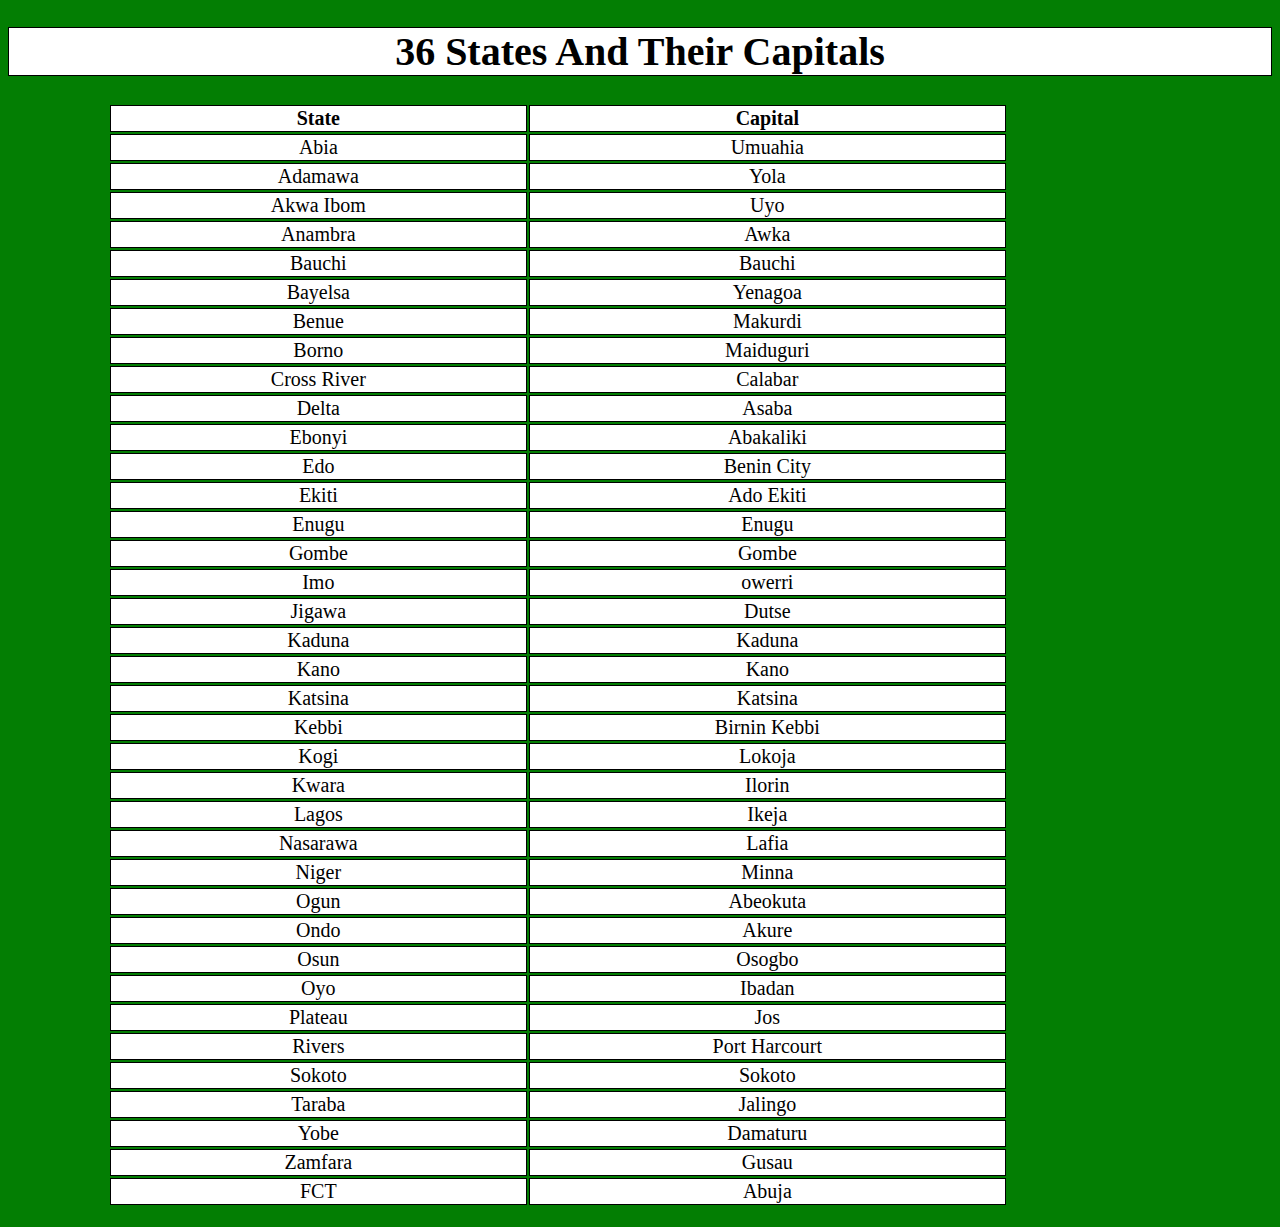
<file: New  beg/Green.html>
<!DOCTYPE html>
<html lang="en">
<head>
    <meta charset="UTF-8">
    <meta name="viewport" content="width=device-width, initial-scale=1.0">
    <title>Nigerian Tables</title>
    <link rel="stylesheet" href="css/g.css">
</head>
<h1>36 States And Their Capitals</h1>

<body>
    <section class="wrapper-main">
       <table>
        <tr>
            <th>State</th>
            <th>Capital</th>
        </tr> 
        <tr>
            <td>Abia</td>
            <td>Umuahia</td>
        <tr>
            <td>Adamawa</td>
            <td>Yola</td>
        <tr>
            <td>Akwa Ibom</td>
            <td>Uyo</td>
        </tr>
        <tr>
            <td>Anambra</td>
            <td>Awka</td>
        </tr>
        <tr>
            <td>Bauchi</td>
            <td>Bauchi</td>
        </tr>
        <tr>
            <td>Bayelsa</td>
            <td>Yenagoa</td>
        </tr>
        <tr>
            <td>Benue</td>
            <td>Makurdi</td>
        </tr>
        <tr> 
            <td>Borno</td>
            <td>Maiduguri</td>
        </tr>
        <tr>
            <td>Cross River</td>
            <td>Calabar</td>
        </tr>
        <tr>
            <td>Delta</td>
            <td>Asaba</td>
        </tr>
        <tr>
            <td>Ebonyi</td>
            <td>Abakaliki</td>
        </tr>
        <tr>
            <td>Edo</td>
            <td>Benin City</td>
        </tr>
        <tr>
            <td>Ekiti</td>
            <td>Ado Ekiti</td>
        </tr>
        <tr>
            <td>Enugu</td>
            <td>Enugu</td>
        </tr>
        <tr>
            <td>Gombe</td>
            <td>Gombe</td>
        </tr>
        <tr>
            <td>Imo</td>
            <td>owerri</td>
        </tr>
        <tr>
            <td>Jigawa</td>
            <td>Dutse</td>
        </tr>
        <tr>
            <td>Kaduna</td>
            <td>Kaduna</td>
        </tr>
        <tr>
            <td>Kano</td>
            <td>Kano</td>
        </tr>
        <tr>
            <td>Katsina</td>
            <td>Katsina</td>
        </tr>
        <tr>
            <td>Kebbi</td>
            <td>Birnin Kebbi</td>
        </tr>
        <tr>
            <td>Kogi</td>
            <td>Lokoja</td>
        </tr>
        <tr>
            <td>Kwara</td>
            <td>Ilorin</td>
        </tr>
       
        <tr>
            <td>Lagos</td>
            <td>Ikeja</td>
        </tr>
        <tr>
            <td>Nasarawa</td>
            <td>Lafia</td>
        </tr>
        <tr>
            <td>Niger</td>
            <td>Minna</td>
        </tr>
        <tr>
            <td>Ogun</td>
            <td>Abeokuta</td>
        </tr>
        <tr>
            <td>Ondo</td>
            <td>Akure</td>
        </tr>
        <tr>
            <td>Osun</td>
            <td>Osogbo</td>
        </tr>
        <tr>
            <td>Oyo</td>
            <td>Ibadan</td>
        </tr>
        <tr>
            <td>Plateau</td>
            <td>Jos</td>
        </tr>
        <tr>
            <td>Rivers</td>
            <td>Port Harcourt</td>
        </tr>
        <tr>
            <td>Sokoto</td>
            <td>Sokoto</td>
        </tr>
        <tr>
            <td>Taraba</td>
            <td>Jalingo</td>
        </tr>
        <tr>
            <td>Yobe</td>
            <td>Damaturu</td>
        </tr>
        <tr>
            <td>Zamfara</td>
            <td>Gusau</td>
        </tr>
        <tr>
            <td>FCT</td>
            <td>Abuja</td>
        </tr>
         </tr>
    </table>
    </section>
    
</body>
</html>
</file>
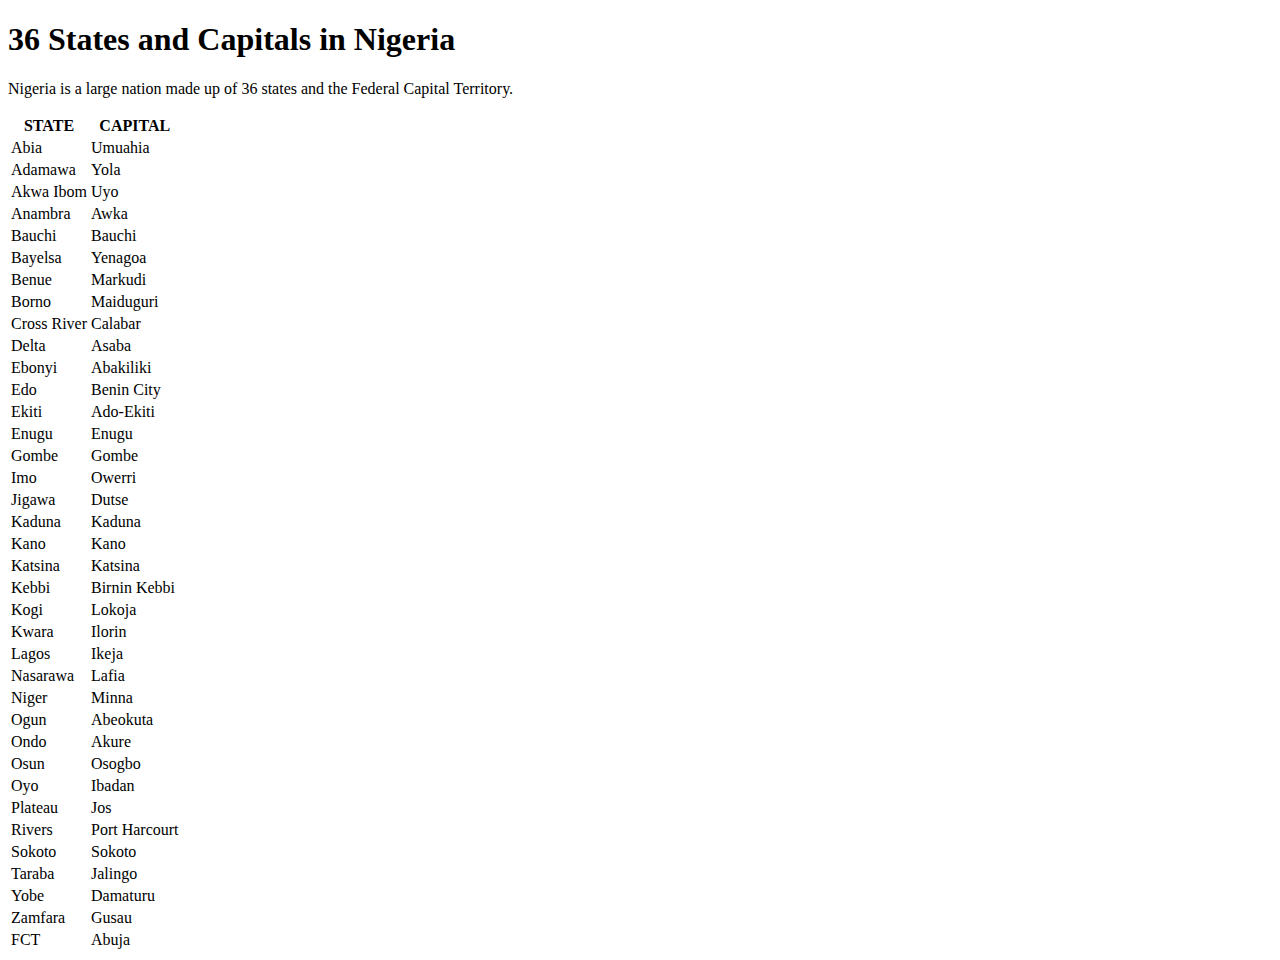
<file: New  beg/ovie.html>
<!DOCTYPE html>
<head>
<title>Nigerian states capitals</title>
</head>
<body>
<h1>36 States and Capitals in Nigeria</h1>
<p>Nigeria is a large nation made up of 36 states and the Federal Capital Territory.</p>
<head>
<body>
 <table>
     <tr>
        <th>STATE</th>    
        <th>CAPITAL</th>      
     </tr>
     <tr>
         <td>Abia</td>
         <td>Umuahia</td>
     </tr>
     <tr>
         <td>Adamawa</td>
         <td>Yola</td>
     </tr>
     <tr>
         <td>Akwa Ibom</td>
         <td>Uyo</td>
     </tr>
     <tr>
          <td>Anambra</td>
          <td>Awka</td>
     </tr>
     <tr>
          <td>Bauchi</td>
          <td>Bauchi</td>
     </tr>
     <tr>
          <td>Bayelsa</td>
          <td>Yenagoa</td>
     </tr>
     <tr>
          <td>Benue</td>
          <td>Markudi</td>
     </tr>
     <tr>
          <td>Borno</td>
          <td>Maiduguri</td>
     </tr>
     <tr>
          <td>Cross River</td>
          <td>Calabar</td>
     </tr>
     <tr>
          <td>Delta</td>
          <td>Asaba</td>
     </tr>
     <tr>
          <td>Ebonyi</td>
          <td>Abakiliki</td>
     </tr>
     <tr>
          <td>Edo</td>
          <td>Benin City</td>
     </tr>
     <tr>
          <td>Ekiti</td>
          <td>Ado-Ekiti</td>
     </tr>
     <tr>
          <td>Enugu</td>
          <td>Enugu</td>
     </tr>
     <tr>
         <td>Gombe</td>
         <td>Gombe</td>
     </tr>
     <tr>
         <td>Imo</td>
         <td>Owerri</td>
     </tr>
     <tr>
         <td>Jigawa</td>
         <td>Dutse</td>
     </tr>
     <tr>
        <td>Kaduna</td>
        <td>Kaduna</td>
     </tr>
     <tr>
         <td>Kano</td>
         <td>Kano</td>
     </tr>
     <tr>
         <td>Katsina</td>
         <td>Katsina</td>
     </tr>
     <tr>
         <td>Kebbi</td>
         <td>Birnin Kebbi</td>
     </tr>
     <tr>
         <td>Kogi</td>
         <td>Lokoja</td>
     </tr>
     <tr>
         <td>Kwara</td>
         <td>Ilorin</td>
     </tr>
     <tr>
         <td>Lagos</td>
         <td>Ikeja</td>
     </tr>
     <tr>
         <td>Nasarawa</td>
         <td>Lafia</td>
     </tr>
     <tr>
         <td>Niger</td>
         <td>Minna</td>
     </tr>
     <tr>
         <td>Ogun</td>
         <td>Abeokuta</td>
     </tr>
     <tr>
         <td>Ondo</td>
         <td>Akure</td>
     </tr>
     <tr>
         <td>Osun</td>
         <td>Osogbo</td>
     </tr>
     <tr>
         <td>Oyo</td>
         <td>Ibadan</td>
     </tr>
     <tr>
         <td>Plateau</td>
         <td>Jos</td>
     </tr>
     <tr>
         <td>Rivers</td>
         <td>Port Harcourt</td>
     </tr>
     <tr>
         <td>Sokoto</td>
         <td>Sokoto</td>
     </tr>
     <tr>
         <td>Taraba</td>
         <td>Jalingo</td>
     </tr>
     <tr>
        <td>Yobe</td>
        <td>Damaturu</td>
     </tr>
     <tr>
         <td>Zamfara</td>
         <td>Gusau</td>
     </tr>
     <tr>
         <td>FCT</td>
         <td>Abuja</td>
     </tr>
</body>
</html>
</file>
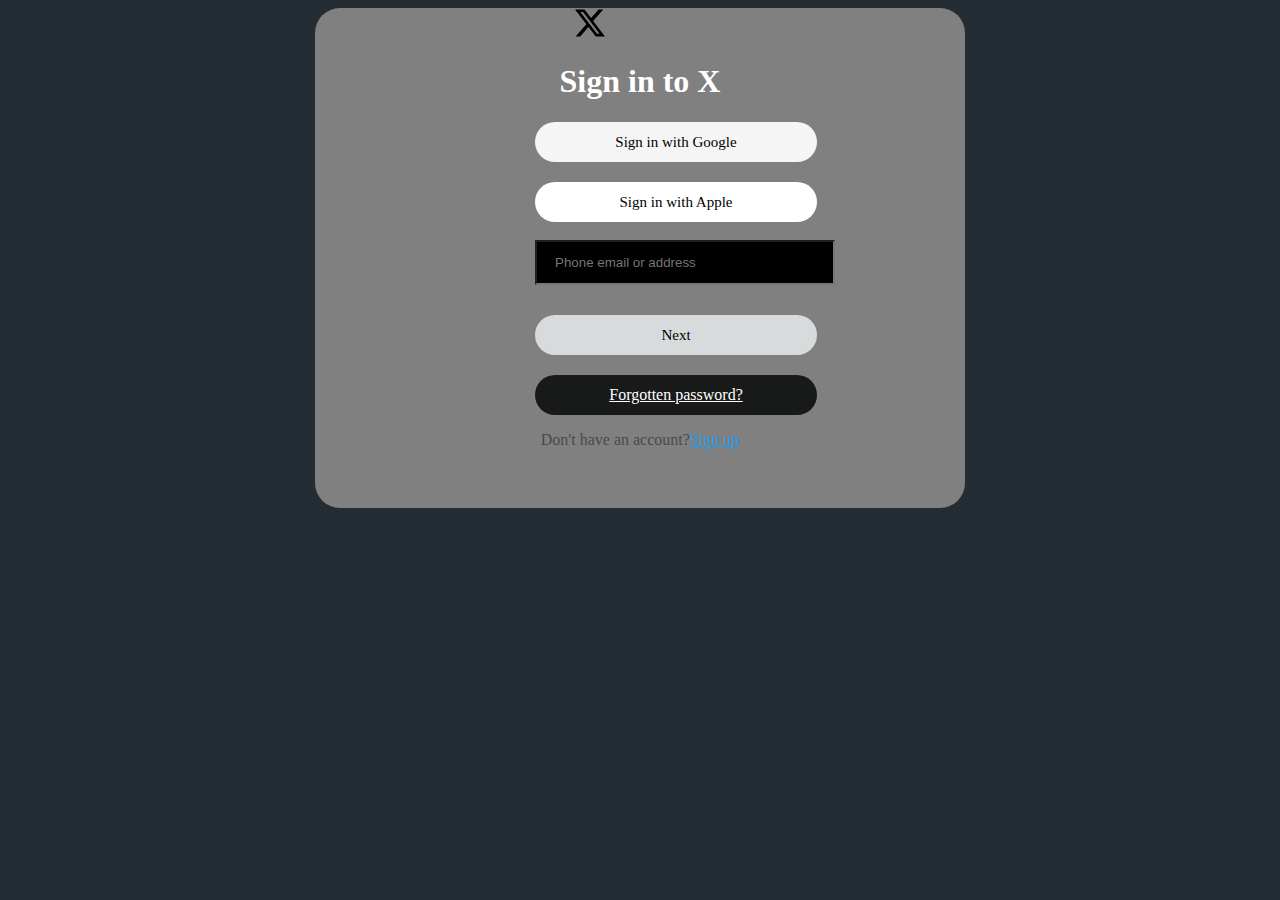
<file: New  beg/img/w.html>
<!DOCTYPE html>
<html lang="en">
<head>
    <meta charset="UTF-8">
    <meta name="viewport" content="width=device-width, initial-scale=1.0">
    <link rel="stylesheet" href="css/w.css">
    <title>twitter login</title>
</head>
<body>
       
    <header>
          
         <div class="contanier">

           <div class="symbolcont">
             <svg xmlns="http://www.w3.org/2000/svg" width="100" height="30" viewBox="0 0 24 24"><path fill="#000000" d="M18.901 1.153h3.68l-8.04 9.19L24 22.846h-7.406l-5.8-7.584l-6.638 7.584H.474l8.6-9.83L0 1.154h7.594l5.243 6.932ZM17.61 20.644h2.039L6.486 3.24H4.298Z"/>
            </svg>
           </div>

        <h1>Sign in to X</h1> 

       <div class="link">
           <a href="#">Sign in with Google</a>
        </div>
        <div class="link1">
            <a href="#">Sign in with Apple</a>
        </div>
         
         <div class="box">
            <input type="email" name="email" id="email" placeholder="Phone email or address">
        </div>
        <div class="link2">
            <a href="#"> Next</a>
        </div>
         <div class="link3">
            <a href="#">Forgotten password?</a>
        </div>
         <p> Don't have an account?<a href="">Sign up</p> 
    </header>

</body>
</html>
</file>
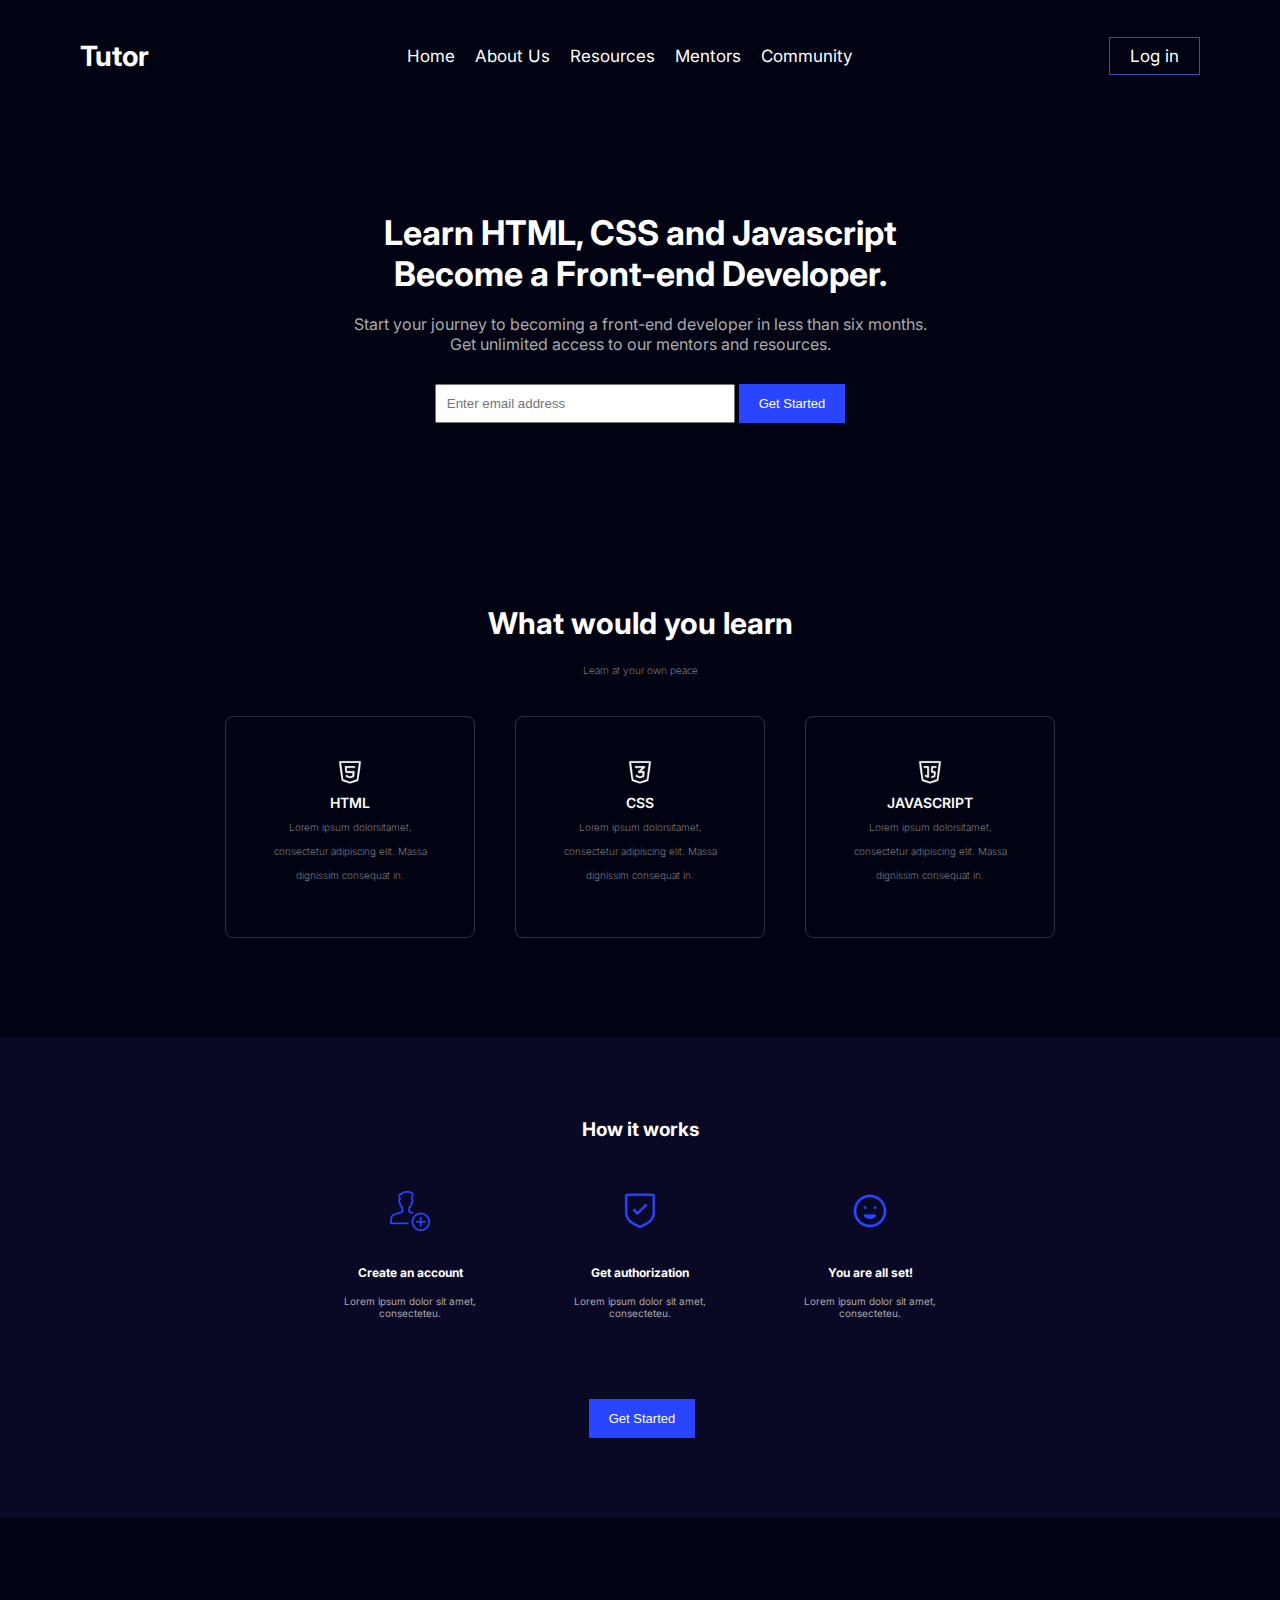
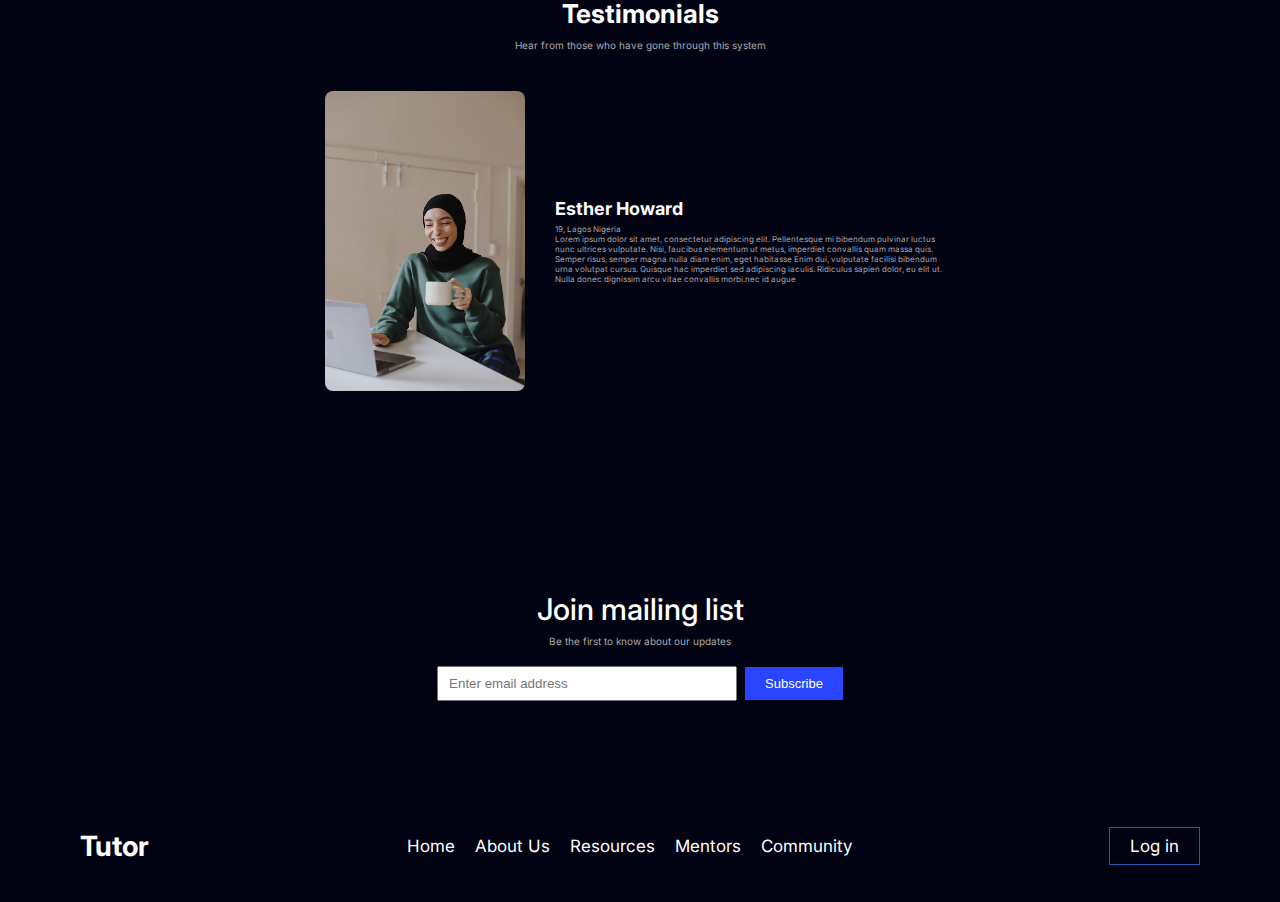
<file: New  beg/img/web.html>
<!DOCTYPE html>
<html lang="en">
<head>
    <meta charset="UTF-8">
    <meta name="viewport" content="width=device-width, initial-scale=1.0">
    <title> website</title> 
    <link rel="preconnect" href="https://fonts.googleapis.com">
<link rel="preconnect" href="https://fonts.gstatic.com" crossorigin>
<link href="https://fonts.googleapis.com/css2?family=Inter:ital,opsz,wght@0,14..32,100..900;1,14..32,100..900&display=swap" rel="stylesheet">
    <link rel="stylesheet" href="css/web.css">
  </head>
<body>
    <header>
      <nav class="navbar">
        <div class="logo">Tutor</div>
        <ul class="nav-links">
          <li><a href="#">Home</a></li>
          <li><a href="#">About Us</a></li>
          <li><a href="#">Resources</a></li>
          <li><a href="#">Mentors</a></li>
          <li><a href="#">Community</a></li>
        </ul>
        <button class="login-btn">Log in</button>
      </nav>
    </header>

    <section class="hero">
      <h1>Learn HTML, CSS and Javascript<br>Become a Front-end Developer.</h1>
      <p>Start your journey to becoming a front-end developer in less than six months.<br>Get unlimited access to our mentors and resources.</p>
      <div class="email-box">
        <input type="email" placeholder="Enter email address">
        <button class="cta-btn">Get Started</button>
      </div>
    </section>

    <section class="learn">
      <h2>What would you learn</h2>
      <p>Learn at your own peace</p>

      <div class="cards">
        <div class="card">
          <img src="image/Frame (1).png" alt="">
          <h3>HTML</h3> 
          <p>Lorem ipsum dolorsitamet, consectetur adipiscing elit. Massa dignissim consequat in.</p>
        </div>
        <div class="card">
          <img src="image/Frame3.png" alt=""> 
          <h3>CSS</h3>
          <p>Lorem ipsum dolorsitamet, consectetur adipiscing elit. Massa dignissim consequat in.</p>
        </div>
        <div class="card">
          <img src="image/Frame2.png" alt="">
          <h3>JAVASCRIPT</h3>
          <p>Lorem ipsum dolorsitamet, consectetur adipiscing elit. Massa dignissim consequat in.</p>
        </div>
    </section> 
     <section class="how" >
        <h2>How it works </h2> 
        <div class="steps">
          <div class="step" >
            <img src="image/hh.png" alt="">
            <h4>Create an account</h4>
            <p>Lorem ipsum dolor sit amet,<br>consecteteu.</p> 
            </div>
            <div class="step">
              <img src="image/crb.png" alt="">  
            <h4>Get authorization</h4>
            <p>Lorem ipsum dolor sit amet,<br>consecteteu.</p>
            </div>
            <div class="step">  
              <img src="image/pl.png" alt="">
            <h4>You are all set!</h4>
            <p>Lorem ipsum dolor sit amet,<br>consecteteu.</p>
            </div> 
          </div>
            <button class="cta-btn">Get Started</button> 
     </section>
      <section class="testimonials"> 
              <h2>Testimonials</h2>
              <p>Hear from those who have gone through this system</p>
              <div class="testimonial">
                <img src="image/acc5cb495896d1551e2d2a4ded739033c3ebd2c3.jpg" alt="">
                 <div class="text">
                   <h4>Esther Howard</h4> 
                   <p>19, Lagos Nigeria</p>
                  
                   <p>Lorem ipsum dolor sit amet, consectetur adipiscing elit. Pellentesque mi bibendum pulvinar luctus nunc ultrices vulputate. Nisi, faucibus elementum ut metus, imperdiet convallis quam massa quis. Semper risus, semper magna nulla diam enim, eget habitasse 
                   Enim dui, vulputate facilisi bibendum urna volutpat cursus. Quisque hac imperdiet sed adipiscing iaculis. Ridiculus sapien dolor, eu elit ut. Nulla donec dignissim arcu vitae convallis morbi.nec id augue </p> 
      </section>
      <section class="join">
        <h2>Join mailing list</h2>
        <p>Be the first to know about our updates</p>
        <div class="email-join">
        <input type="email" placeholder="Enter email address">
        <button class="btn-join">Subscribe</button>
      </div>

      </section>
          <header>
      <nav class="navbar">
        <div class="logo">Tutor</div>
        <ul class="nav-links">
          <li><a href="#">Home</a></li>
          <li><a href="#">About Us</a></li>
          <li><a href="#">Resources</a></li>
          <li><a href="#">Mentors</a></li>
          <li><a href="#">Community</a></li>
        </ul>
        <button class="login-btn">Log in</button>
      </nav>
    </header>
</body> 
</html>
</file>
<file: New  beg/css/g.css>
body {
    background-color: rgb(3, 126, 3);
    font-size: 20px;
    font-family:  inherit;
    text-align: center;
 }
 h1 {
    border: 1px solid black;
    background-color: white; 
 }

 .wrapper-main {
    width: 900px;  
    margin: 20px;
    margin-left: 100px; 
 }

 table {
    width: 100%;
 }

 th {
    font-weight: bold;
    border: 1px solid black;
     background-color: white;
 }

 td {
    border: 1px solid black; 
    background-color: white;
 }
</file>
<file: New  beg/img/css/w.css>
body {
    background-color: #242D34;
}

header{
    width: 650px;
    height: 500px; 
    margin: auto;
    background-color:  gray;
    border-radius: 25px; 
    overflow: scroll;
}

.symbolcont {
    width: 200px; ;
    margin: auto;  
}

header h1 {
    color: white;
    text-align: center; 
}

.link{
    width: 40%;
    text-align: center;
    background-color:  whitesmoke;
    padding: 11px;
    margin-top: 10px;
    margin-left: 220px;
    border-radius: 20px; 
}

.link a{
     color:   black;
     text-decoration: none;
     font-size: 15px;
     text-align: center;
}

.link1 {
    width: 40%;
    text-align: center;
    background-color:#FFFFFF;
    padding: 11px;
    margin-top: 20px;
    margin-left: 220px;
    border-radius: 20px;
}

.link1 a{
     color:   black;
     text-decoration: none;
     font-size: 15px;
}

.box input{
    width: 40%;
    margin: 10px;
    margin-top: 18px;
    margin-left: 220px;
    padding: 13px 18px;
    background-color: #000000;
}

.link2 {
    width: 40%;
    text-align: center;
    background-color: #D7DBDC;
    padding: 11px;
    margin-top: 20px;
    margin-left: 220px;
    border-radius: 20px;
}

.link2 a{
     color:   black;
     text-decoration: none;
     font-size: 15px;
}

.link3 {
    width: 40%;
    text-align: center;
    padding: 11px;
    margin-top: 20px;
    margin-left: 220px;
    border-radius: 20px;
    background-color: #181919;
}

 .link3 a{
     color:   white;
}
header p{
    text-align: center;
    color: #484B4E;
}
header p a{
    color: #1D9BF0;
}
</file>
<file: New  beg/img/css/web.css>
* { 
   margin: 0;
   padding: 0;
   box-sizing: border-box;
}

body { 
    font-family: inter;
    background-color: #010313;
    color: white;
    /* line-height: 1.6; */
}



/*Navbar*/

.navbar {
    height: 112px;
    display: flex;
    justify-content: space-between;
    align-items: center;
    padding: 20px 80px;
    background-color: #010313; 
}

.logo {
    font-weight: bold;
    font-size: 28px;
}

.nav-links{
    display: flex;
    list-style: none;
    gap: 20px;
}

.nav-links a {
   
    text-decoration: none;
    color: white;
    font-size: 17px;
}

.login-btn {
    font-family: inter;
    padding: 8px 20px;
    background: transparent; 
    border: 1px solid #2458b3;
    color: white;
    border-radius: 5x;
    cursor: pointer;
    font-size: 17px; 
}

/*Hero Section*/

.hero {
    text-align: center;
    padding: 100px 20px;
    /* max-width: 900px; */
    margin: 0 auto;
}

.hero h1 {  
   font-size: 34px; 
   font-weight: bold;
   margin-bottom: 20px;
}

.hero p { 
    color: #aaa;
    margin-bottom: 30px;
    font-size: 16px;
}

.email-box {
    display: flex;
    justify-content: center; 
}

.email-box input {
    padding:  10px;
    width: 300px;
    padding-left: 10px; 
}

.cta-btn {
    background-color: #2945FF;
    border: none;
    color: white;
    padding: 12px 20px;
    cursor: pointer;
    font-size: 13px; 
    margin-left: 4px;
    gap: 0px;
}

/*Learn*/
.learn{
   text-align: center;
   padding: 60px 20px;
   background-color: #010313; 
}


.learn h2 { 
font-family: Inter;
font-weight: 700;
font-size: 30px;
leading-trim: NONE;
line-height: 80.5px;
letter-spacing: 0px;
text-align: center;

}


.learn p {
    color: #aaa;
    font-weight: 200;
    margin-bottom: 10px;
    font-size: 10px;
}

.cards {
    display: flex;
    justify-content: center;
    gap: 40px;
    margin: 40px;
    flex-wrap: wrap;
    top: 90px;
}

.card { 
    padding: 40px;
    border: 1px solid #E5E5E533;
    border-radius: 8px;
    width: 250px;
}

.card h3 {
    font-family: Inter;
font-weight: 600;
font-size: 14px;
leading-trim: NONE;
line-height: 24px;
letter-spacing: 0px;
text-align: center;

}

.card p {  
 font-family: Inter;
font-weight: 200;
font-size: 10px;
leading-trim: NONE;
line-height: 24px; 
text-align: center; 

} 

.card img {
    width: 30px;
    height: 30px;
}

/*How it works*/

.how {  
     text-align: center;
     padding: 80px 20px; 
     background-color: #5A3FC41A;
}

.how h2{ 
    font-size: 19px; 
 }

 .steps {
    display: flex;
    justify-content: center;
    gap: 30px;
    margin: 40px;
    flex-wrap: wrap;
 }
 .step {  
    width: 200px;
    padding: 10px;  
    border-radius: 7px;
 }

 .step img {
    width: 40px;
    height: 40px;
    margin-bottom: 30px;
 }

 .how h4{
    font-size: 12px;
    margin-bottom: 15px; 
 }

 .how p {
    color: #aaa;
    margin-bottom: 30px;
    font-size: 10px;
 }

 .testimonials { 
    text-align: center;
    padding: 80px 20px; 
    background-color: #010313;
 }

 .testimonials h2 {
    font-size: 26px;
    margin-bottom: 10px;
 }

 .testimonials p {
    color: #aaa;
    font-size: 10px; 
    font-weight: 400px; 

 }

 .testimonial {  
    display: flex;
    justify-content: center;
    gap: 30px;
    align-items: center;
    margin: 40px;
    flex-wrap: wrap;
 }

 .testimonial img {
    width: 200px;
    border-radius: 8px; 
 } 

 .text {
    max-width: 400px;
    text-align: left;
 }

 .text h4 {
    font-size: 18px;
    margin-bottom: 5px;
 }

 .text p {
    color: #aaa;
    font-size: 8px;
 } 
 
.join {
    justify-content: center; 
    text-align: center;
    padding: 80px;
    gap: 40px;

}

.join h2 { 
    font-family: Inter;
    font-weight: 500;
    font-size: 30px;  
    margin-bottom: 8px;
}

.join p {
    color: #aaa;
    font-size: 10px; 
}

.email-join input {  
    
    padding:  8px;
    width: 300px;
    padding-left: 10px; 
}

.btn-join {
    background-color: #2945FF;
    border: none;
    color: white;
    padding: 9px 20px;
    cursor: pointer;
    font-size: 13px; 
    margin-left: 4px;
    gap: 0px; 
    margin-top: 20px;
    margin-bottom: 10px;
}
</file>
